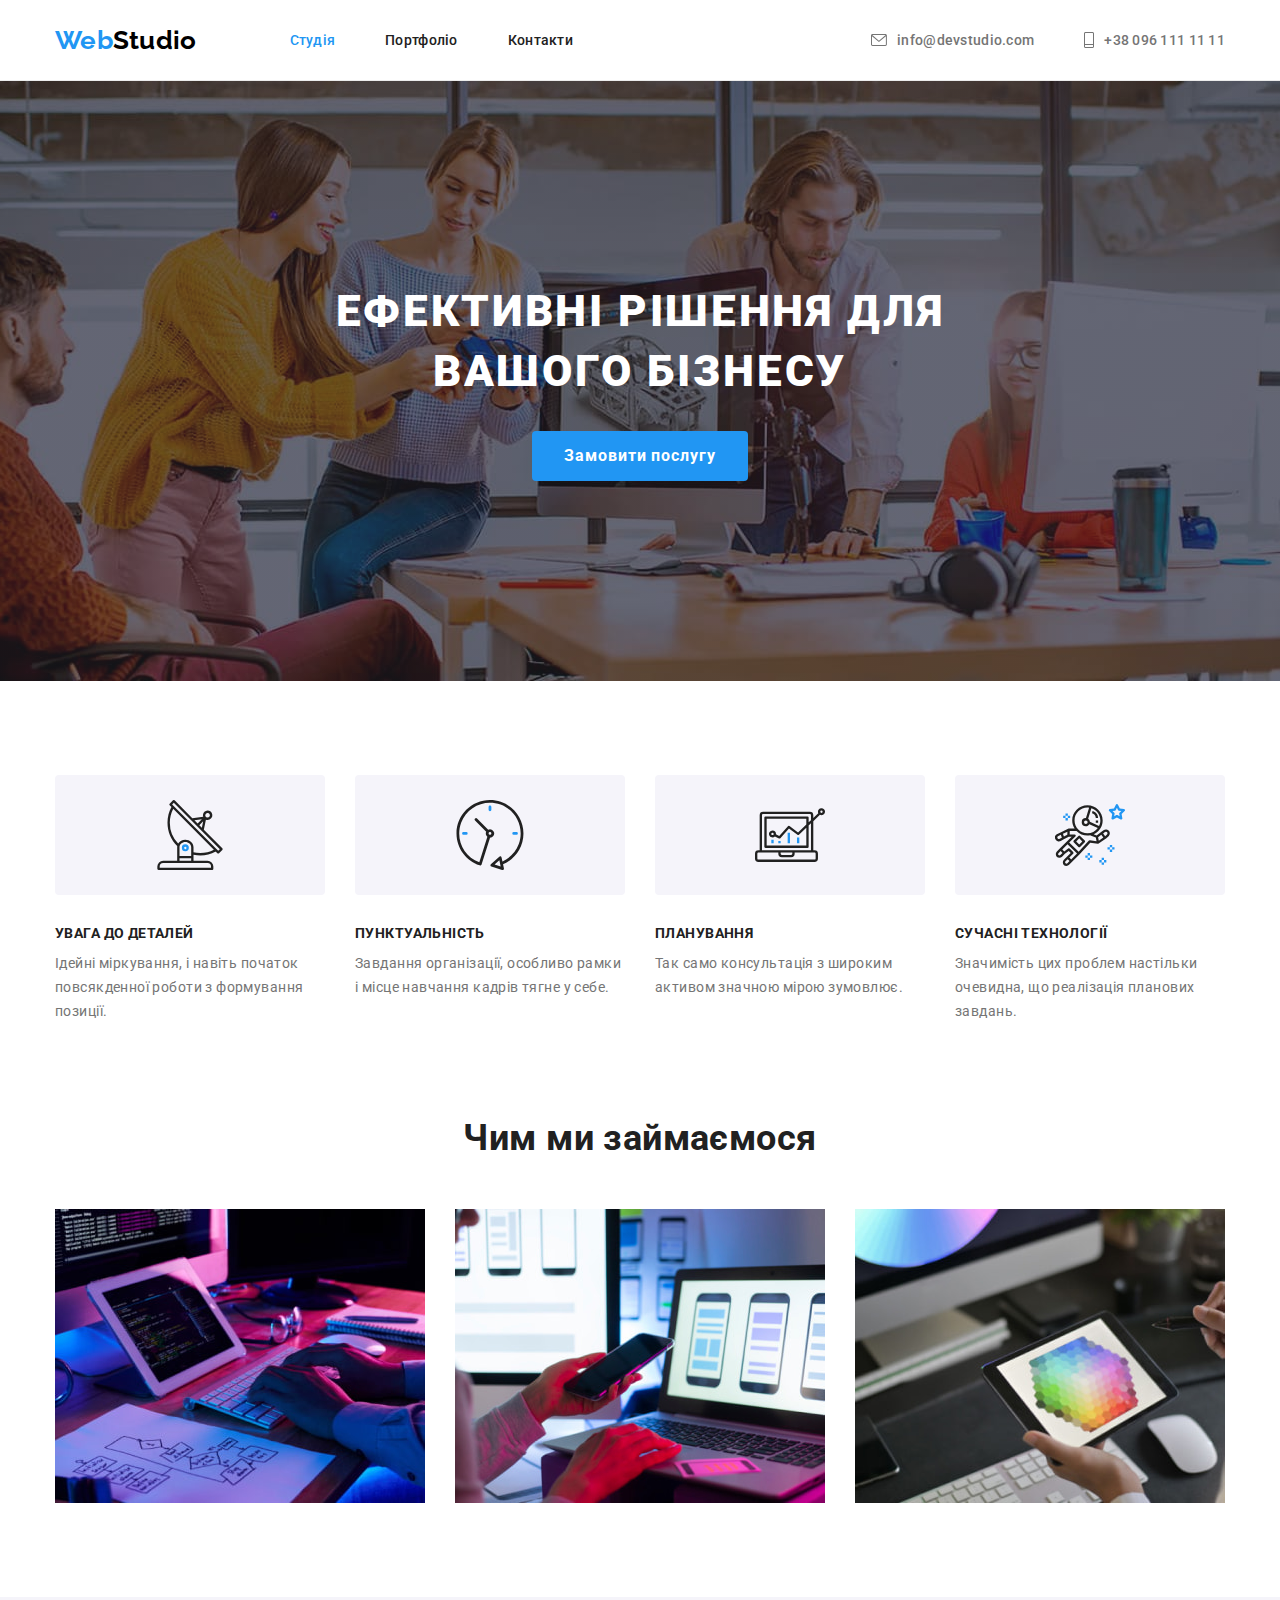
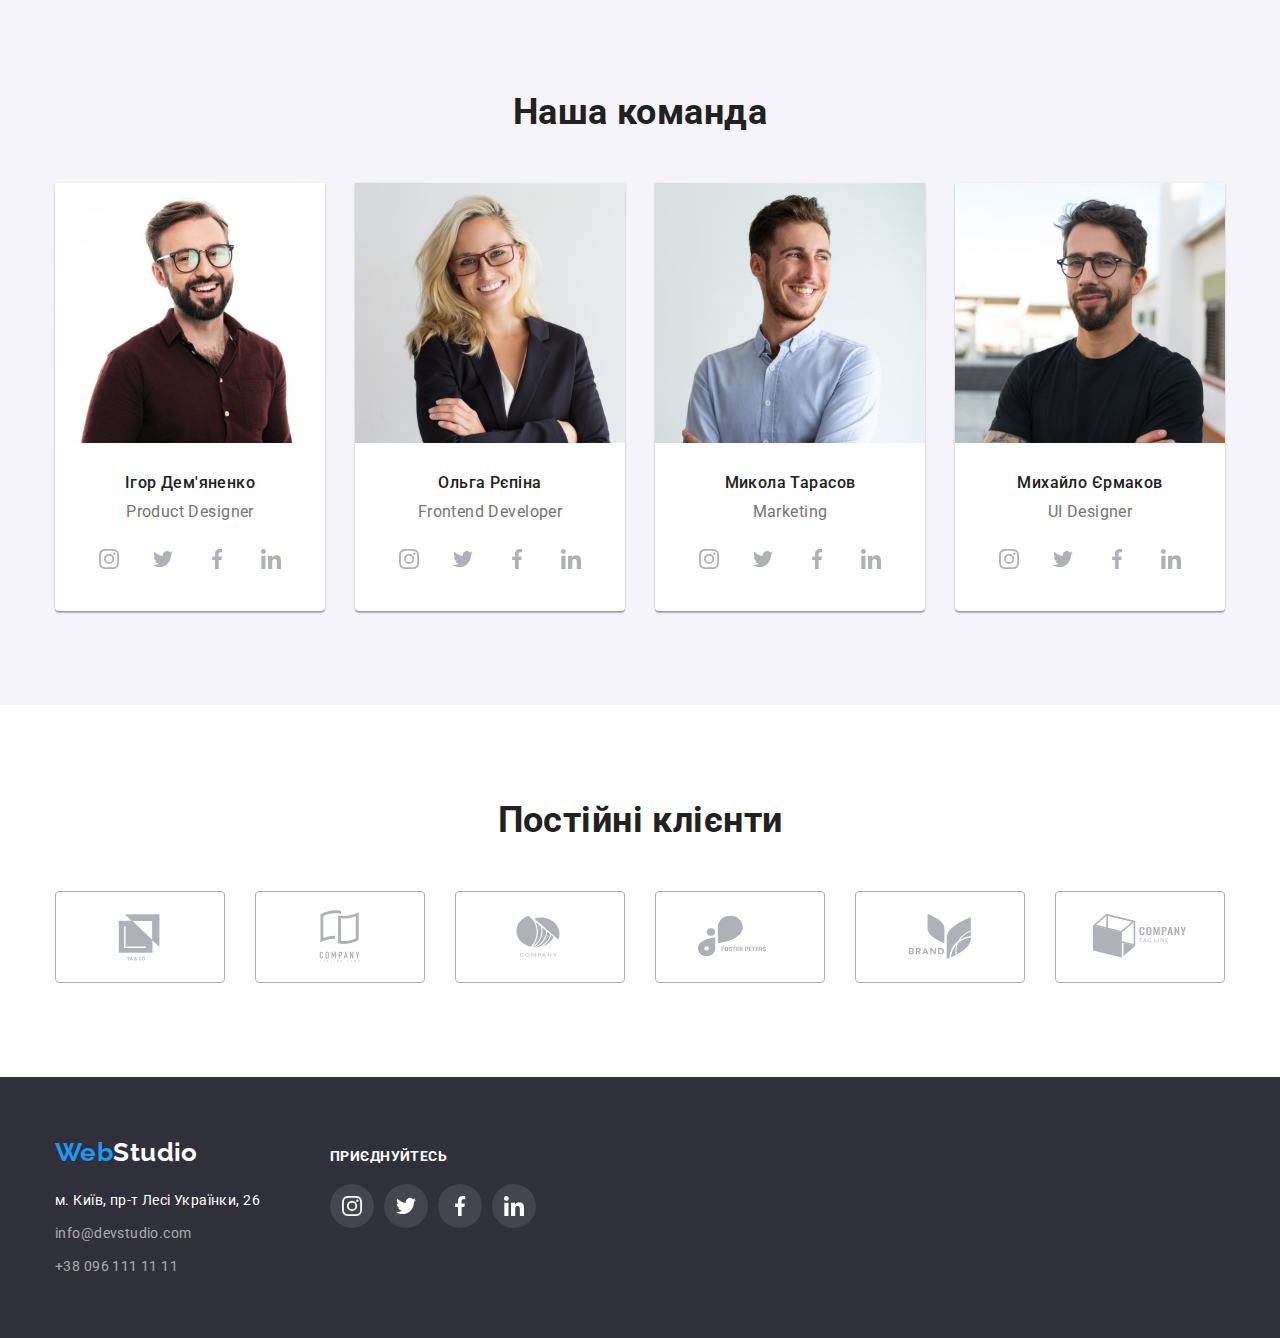
<file: index.html>
<!DOCTYPE html>
<html lang="uk">
  <head>
    <meta charset="UTF-8" />
    <meta http-equiv="X-UA-Compatible" content="IE=edge" />
    <meta name="viewport" content="width=device-width, initial-scale=1.0" />
    <title>Document</title>
    <!--Fonts-->
    <link rel="preconnect" href="https://fonts.googleapis.com" />
    <link rel="preconnect" href="https://fonts.gstatic.com" crossorigin />
    <link
      href="https://fonts.googleapis.com/css2?family=Raleway:wght@700&family=Roboto:wght@400;500;700;900&display=swap"
      rel="stylesheet"
    />

    <link rel="stylesheet" href="./css/modern-normalize.css" />

    <!--Custom styles-->
    <link rel="stylesheet" href="./css/styles.css" />
  </head>
  <body>
    <!--Хедер-->

    <header class="header">
      <div class="container header-container">
        <nav class="nav-item-header">
          <a class="logo-header" href="./index.html"><span class="logo span">Web</span>Studio </a>

          <ul class="list-header list">
            <li class="list-item"
              ><a class="header-link link current" href="index.html">Студія</a></li
            >
            <li class="list-item"
              ><a class="header-link link " href="./portfolio.html">Портфоліо</a></li
            >
            <li class="list-item"><a class="header-link link" href="">Контакти</a></li>
          </ul>
        </nav>

        <ul class="nav-contact-header list">
          <li class="list-items"
            ><a class="nav-link link" href="mailto"
              ><svg class="item-icon mail" width="16px " height="12px">
                <use href="./images/icons.svg#icon-mail"></use></svg
              >info@devstudio.com</a
            ></li
          >
          <li class="list-items"
            ><a class="nav-link link" href="tel:+380961111111"
              ><svg class="item-icon tell" width="10px" height="16px">
                <use href="./images/icons.svg#icon-tell"></use>
              </svg>
              +38 096 111 11 11</a
            ></li
          >
        </ul>
      </div>
    </header>
    <main>
      <!--замовити послугу-->
      <section class="title">
        <div class="container title-container">
          <h1 class="title-text">Ефективні рішення для вашого бізнесу</h1>
          <button class="btn" type="button">Замовити послугу</button>
        </div>
      </section>
      <!--особливості-->
      <section class="section">
        <div class="container">
          <h2 class="visually-hidden">Особливості</h2>
          <ul class="list benefits-container">
            <li>
              <div class="benefits">
                <svg class="benefits-sprite" width="70px" height="70px">
                  <use href="./images/icons.svg#icon-antenna"></use>
                </svg>
              </div>
              <h3 class="subtitle">Увага до деталей</h3>
              <p class="text"
                >Ідейні міркування, і навіть початок повсякденної роботи з формування позиції.</p
              >
            </li>
            <li>
              <div class="benefits"
                ><svg class="benefits-sprite" width="70" height="70">
                  <use href="./images/icons.svg#icon-clock"></use></svg
              ></div>
              <h3 class="subtitle">Пунктуальність</h3>
              <p class="text"
                >Завдання організації, особливо рамки і місце навчання кадрів тягне у себе.</p
              >
            </li>
            <li>
              <div class="benefits"
                ><svg class="benefits-sprite" width="70" height="70">
                  <use href="./images/icons.svg#icon-diagram"></use></svg
              ></div>
              <h3 class="subtitle">Планування</h3>
              <p class="text">Так само консультація з широким активом значною мірою зумовлює.</p>
            </li>
            <li>
              <div class="benefits"
                ><svg class="benefits-sprite" width="70" height="70">
                  <use href="./images/icons.svg#icon-astronaut"></use></svg
              ></div>
              <h3 class="subtitle">Сучасні технології</h3>
              <p class="text"
                >Значимість цих проблем настільки очевидна, що реалізація планових завдань.</p
              >
            </li>
          </ul>
        </div>
      </section>
      <!-------------чим ми займаємося----------------------->
      <section class="section our-activities">
        <div class="container">
          <h2 class="heading">Чим ми займаємося</h2>
          <ul class="list heading-list">
            <li>
              <img
                src="./images/img-1.jpg"
                alt="людина набирає код на клавіатурі,перед нею планшет та монітор "
                width="370"
                height="294"
              />
            </li>
            <li>
              <img
                src="./images/img-2.jpg"
                alt="людина працює за ноутбуком та тримає у руках смартфон"
                width="370"
                height="294"
              />
            </li>
            <li>
              <img
                src="./images/img-3.jpg"
                alt="людина працює з палітрою кольорів на планшені "
                width="370"
                height="294"
              />
            </li>
          </ul>
        </div>
      </section>

      <!------------------------наша команда-------------->
      <section class="team section">
        <div class="container">
          <h2 class="person">Наша команда</h2>
          <ul class="list person-list">
            <li class="our-team">
              <img
                class="person-photo"
                src="./images/img-4.jpg"
                alt="чоловік у окулярах та коричневій сорочці"
                width="270"
                height="260"
              />
              <div class="person-info">
                <h3 class="person-name">Ігор Дем'яненко</h3>
                <p class="persone-title" lang="en">Product Designer</p>
                <ul class="social-link list">
                  <li
                    ><a class="socials-item link" href="https://instagram.com" target="_blank" rel="noopener noreferrer" aria-label="Інстаграм">
                      <svg class="socials-icon" width="20" height="20"">
                        <use href=".//images/icons.svg#icon-instagram"></use></svg></a
                  ></li>
                  <li
                    ><a class="socials-item link" href="https://twitter.com" target="_blank" rel="noopener noreferrer" aria-label="Твіттер"
                      ><svg class="socials-icon" width="20" height="20"">
                        <use href=".//images/icons.svg#icon-twitter"></use></svg></a
                    ></li
                  >
                  <li
                    ><a class="socials-item link" href="https://facebook.com"target="_blank" rel="noopener noreferrer"  aria-label="Фэйсбук"
                      ><svg class="socials-icon" width="20" height="20"">
                        <use href=".//images/icons.svg#icon-facebook"></use></svg></a
                    ></li
                  >
                  <li
                    ><a class="socials-item link" href="https://linkedin.com" target="_blank" rel="noopener noreferrer" aria-label="Лінкедін"
                      ><svg class="socials-icon" width="20" height="20"">
                        <use href=".//images/icons.svg#icon-linkedin"></use></svg></a
                    ></li
                  >
                </ul></div
              >
            </li>
            <li class="our-team">
              <img
                class="person-photo"
                src="./images/img-5.jpg"
                alt="блондинка у окулярах та чорному жакеті"
                width="270"
                height="260"
              />
              <div class="person-info">
                <h3 class="person-name">Ольга Рєпіна</h3>
                <p class="persone-title" lang="en">Frontend Developer</p><ul class="social-link list">
                  <li
                    ><a class="socials-item link" href="https://instagram.com" target="_blank" rel="noopener noreferrer" aria-label="Інстаграм">
                      <svg class="socials-icon" width="20" height="20"">
                        <use href=".//images/icons.svg#icon-instagram"></use></svg></a
                  ></li>
                  <li
                    ><a class="socials-item link" href="https://twitter.com" target="_blank" rel="noopener noreferrer" aria-label="Твіттер"
                      ><svg class="socials-icon" width="20" height="20"">
                        <use href=".//images/icons.svg#icon-twitter"></use></svg></a
                    ></li
                  >
                  <li
                    ><a class="socials-item link" href="https://facebook.com"target="_blank" rel="noopener noreferrer"  aria-label="Фэйсбук"
                      ><svg class="socials-icon" width="20" height="20"">
                        <use href=".//images/icons.svg#icon-facebook"></use></svg></a
                    ></li
                  >
                  <li
                    ><a class="socials-item link" href="https://linkedin.com" target="_blank" rel="noopener noreferrer" aria-label="Лінкедін"
                      ><svg class="socials-icon" width="20" height="20"">
                        <use href=".//images/icons.svg#icon-linkedin"></use></svg></a
                    ></li
                  >
                </ul></div
              >
            </li>
            <li class="our-team">
              <img
                class="person-photo"
                src="./images/img-6.jpg"
                alt="чоловік у блакитній сорочці"
                width="270"
                height="260"
              />
              <div class="person-info">
                <h3 class="person-name">Микола Тарасов</h3>
                <p class="persone-title" lang="en">Marketing</p><ul class="social-link list">
                  <li
                    ><a class="socials-item link" href="https://instagram.com" target="_blank" rel="noopener noreferrer" aria-label="Інстаграм">
                      <svg class="socials-icon" width="20" height="20"">
                        <use href=".//images/icons.svg#icon-instagram"></use></svg></a
                  ></li>
                  <li
                    ><a class="socials-item link" href="https://twitter.com" target="_blank" rel="noopener noreferrer" aria-label="Твіттер"
                      ><svg class="socials-icon" width="20" height="20"">
                        <use href=".//images/icons.svg#icon-twitter"></use></svg></a
                    ></li
                  >
                  <li
                    ><a class="socials-item link" href="https://facebook.com"target="_blank" rel="noopener noreferrer"  aria-label="Фэйсбук"
                      ><svg class="socials-icon" width="20" height="20"">
                        <use href=".//images/icons.svg#icon-facebook"></use></svg></a
                    ></li
                  >
                  <li
                    ><a class="socials-item link" href="https://linkedin.com" target="_blank" rel="noopener noreferrer" aria-label="Лінкедін"
                      ><svg class="socials-icon" width="20" height="20"">
                        <use href=".//images/icons.svg#icon-linkedin"></use></svg></a
                    ></li
                  >
                </ul></div
              >
            </li>
            <li class="our-team">
              <img
                class="person-photo"
                src="./images/img-7.jpg"
                alt="чоловік у чорній футболці та окулярах"
                width="270"
                height="260"
              />
              <div class="person-info">
                <h3 class="person-name">Михайло Єрмаков</h3>
                <p class="persone-title" lang="en">UI Designer</p><ul class="social-link list">
                  <li
                    ><a class="socials-item link" href="https://instagram.com" target="_blank" rel="noopener noreferrer" aria-label="Інстаграм">
                      <svg class="socials-icon" width="20" height="20"">
                        <use href=".//images/icons.svg#icon-instagram"></use></svg></a
                  ></li>
                  <li
                    ><a class="socials-item link" href="https://twitter.com" target="_blank" rel="noopener noreferrer" aria-label="Твіттер"
                      ><svg class="socials-icon" width="20" height="20"">
                        <use href=".//images/icons.svg#icon-twitter"></use></svg></a
                    ></li
                  >
                  <li
                    ><a class="socials-item link" href="https://facebook.com"target="_blank" rel="noopener noreferrer"  aria-label="Фэйсбук"
                      ><svg class="socials-icon" width="20" height="20"">
                        <use href=".//images/icons.svg#icon-facebook"></use></svg></a
                    ></li
                  >
                  <li
                    ><a class="socials-item link" href="https://linkedin.com" target="_blank" rel="noopener noreferrer" aria-label="Лінкедін"
                      ><svg class="socials-icon" width="20" height="20"">
                        <use href=".//images/icons.svg#icon-linkedin"></use></svg></a
                    ></li
                  >
                </ul></div
              >
            </li>
          </ul>
        </div>
      </section>
      <!----------------------------Постійні клієнти----------------->
      <section class="section">
        <div class="container">
          <h2 class="person">Постійні клієнти</h2>
          <ul class="list clients-list">
            <li class="clients"><a class="clients-link" href=""><svg class="clients-logo" ><use href="./images/icons.svg#icon-yaco"></use></svg></a></li>
            <li class="clients"><a class="clients-link" href=""><svg class="clients-logo" ><use href="./images/icons.svg#icon-company1"></use></svg></a></li>
            <li class="clients"><a class="clients-link" href=""><svg class="clients-logo" ><use href="./images/icons.svg#icon-company2"></use></svg></a></li>
            <li class="clients"><a class="clients-link" href=""><svg class="clients-logo" ><use href="./images/icons.svg#icon-foster-peters"></use></svg></a></li>
            <li class="clients"><a class="clients-link" href=""><svg class="clients-logo" ><use href="./images/icons.svg#icon-brand"></use></svg></a></li>
            <li class="clients"><a class="clients-link" href=""><svg class="clients-logo" ><use href="./images/icons.svg#icon-company3"></use></svg></a></li>
          </ul> </div
      ></section>
    </main>
    <footer class="footer">
      <div class="container footer-container">
        <div class="footer-address"><a class="logo-header" href="index.html"> <span class="logo span">Web</span>Studio </a>
        <address class="adress-link"> 
          <ul class="contact list">
            <li class="address-item"
              ><a
                class="link address"
                href="https://goo.gl/maps/vokkJGvPiCu1nfPx5"
                target="_blank"
                rel="noopener nofollow"
                >м. Київ, пр-т Лесі Українки, 26</a
              ></li
            >
            <li class="address-item"
              ><a class="link footer-link" href="mailto:info@devstudio.com"
                >info@devstudio.com</a
              ></li
            >
            <li class="address-item"
              ><a class="link footer-link" href="tel:+380961111111">+38 096 111 11 11</a></li
            >
          </ul>
        </address></div>
     
     <div class="footer-socials">
        <p class="join">Приєднуйтесь</p>
        <ul class="footer-join list">
                  <li
                    ><a class="footer-social link" href="https://instagram.com" target="_blank" rel="noopener noreferrer" aria-label="Інстаграм">
                      <svg class="footer-icon" width="20" height="20"">
                        <use href=".//images/icons.svg#icon-instagram"></use></svg></a
                  ></li>
                  <li
                    ><a class="footer-social link" href="https://twitter.com" target="_blank" rel="noopener noreferrer" aria-label="Твіттер"
                      ><svg class="footer-icon" width="20" height="20"">
                        <use href=".//images/icons.svg#icon-twitter"></use></svg></a
                    ></li
                  >
                  <li
                    ><a class="footer-social link" href="https://facebook.com"target="_blank" rel="noopener noreferrer"  aria-label="Фэйсбук"
                      ><svg class="footer-icon" width="20" height="20"">
                        <use href=".//images/icons.svg#icon-facebook"></use></svg></a
                    ></li
                  >
                  <li
                    ><a class="footer-social link" href="https://linkedin.com" target="_blank" rel="noopener noreferrer" aria-label="Лінкедін"
                      ><svg class="footer-icon" width="20" height="20"">
                        <use href=".//images/icons.svg#icon-linkedin"></use></svg></a
                    ></li
                  >
                </ul>
                </div> 
      </div>
    </footer>
  </body>
</html>
</file>
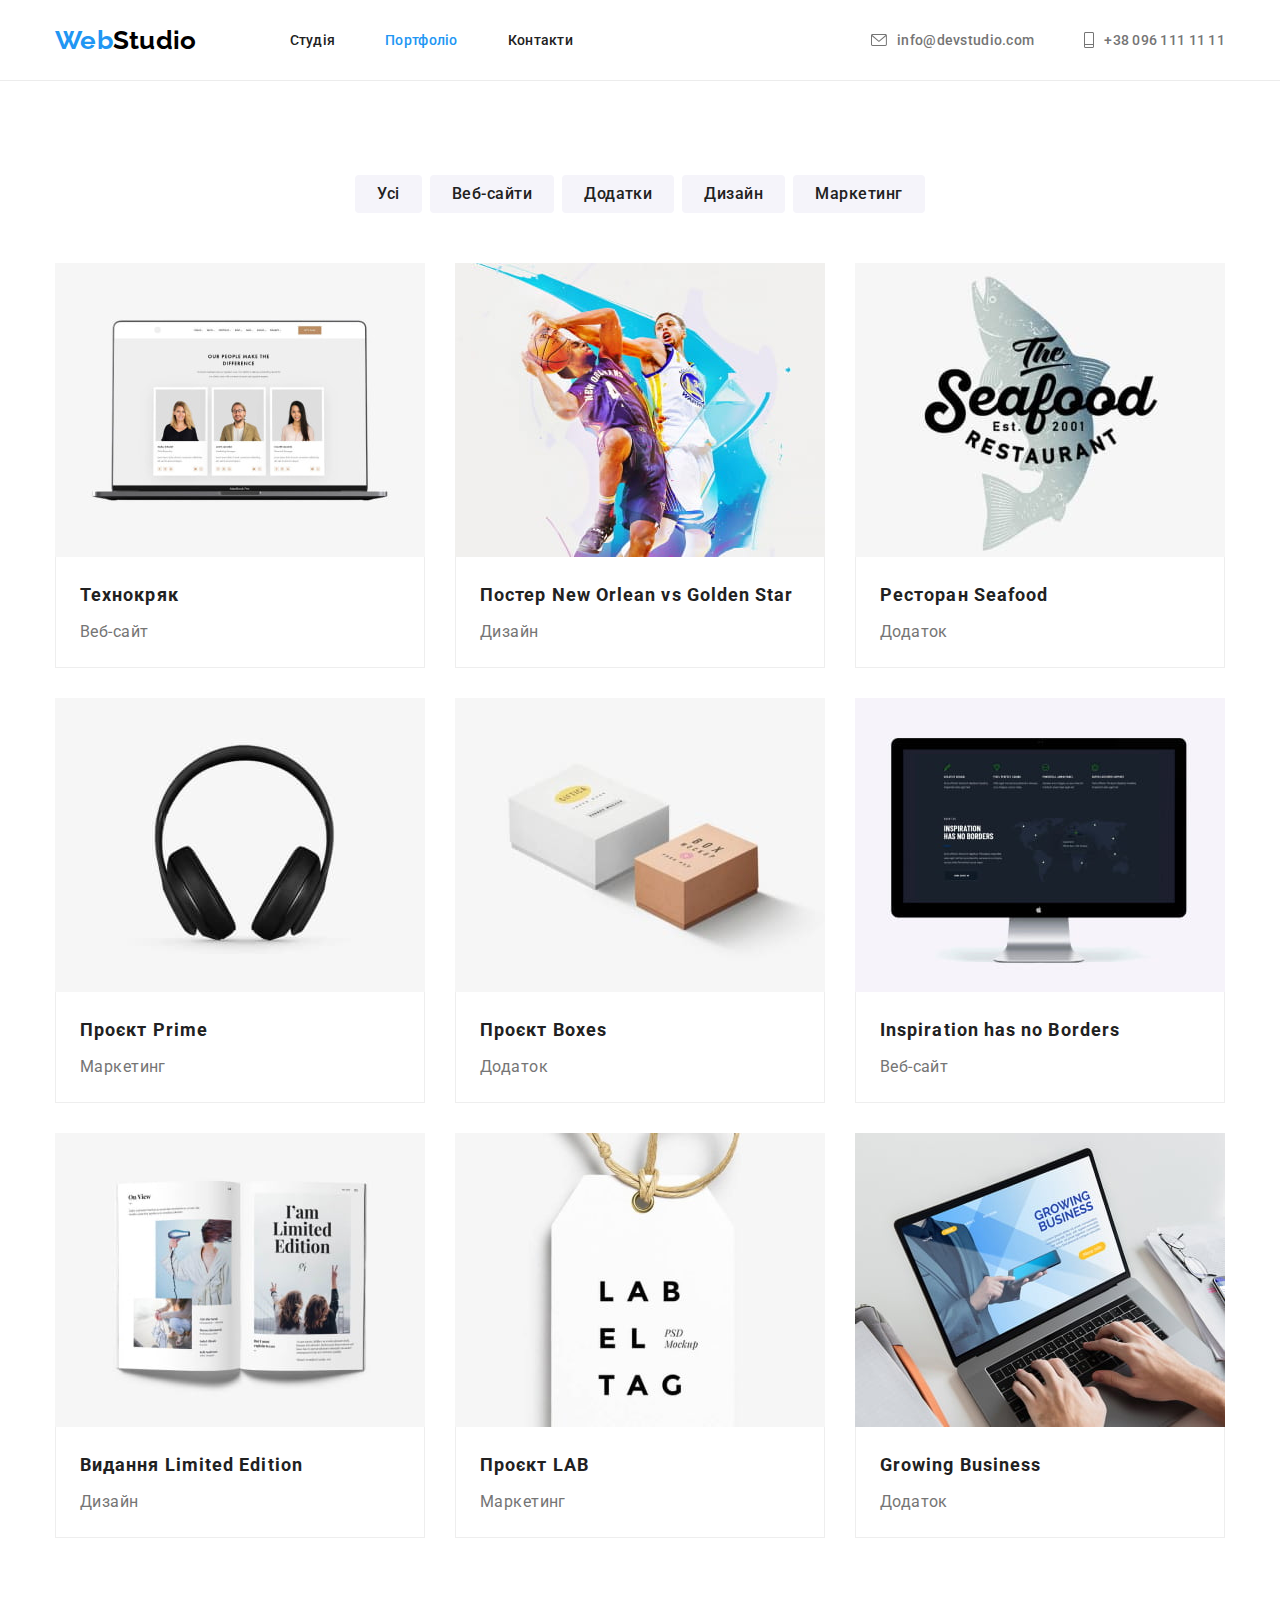
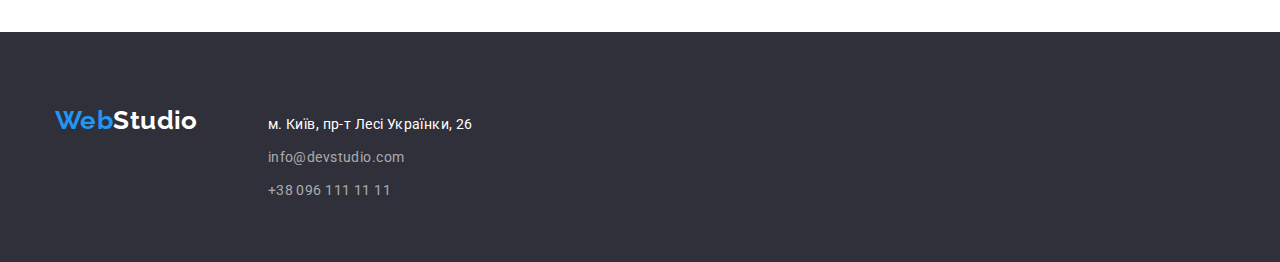
<file: portfolio.html>
<!DOCTYPE html>
<html lang="uk">
  <head>
    <meta charset="UTF-8" />
    <meta http-equiv="X-UA-Compatible" content="IE=edge" />
    <meta name="viewport" content="width=device-width, initial-scale=1.0" />
    <title>Document</title>
    <!--Fonts-->
    <link rel="preconnect" href="https://fonts.googleapis.com" />
    <link rel="preconnect" href="https://fonts.gstatic.com" crossorigin />
    <link
      href="https://fonts.googleapis.com/css2?family=Raleway:wght@700&family=Roboto:wght@400;500;700;900&display=swap"
      rel="stylesheet"
    />

    <link rel="stylesheet" href="./css/modern-normalize.css" />

    <!--Custom styles-->
    <link rel="stylesheet" href="./css/styles.css" />
  </head>
  <body>
    <header class="header">
      <div class="container header-container">
        <nav class="nav-item-header">
          <a class="logo-header" href="./index.html"><span class="logo span">Web</span>Studio </a>

          <ul class="list-header list">
            <li class="list-item"><a class="header-link link" href="index.html">Студія</a></li>
            <li class="list-item"
              ><a class="header-link link current" href="./portfolio.html">Портфоліо</a></li
            >
            <li class="list-item"><a class="header-link link" href="">Контакти</a></li>
          </ul>
        </nav>

        <ul class="nav-contact-header list">
          <li class="list-items"
            ><a class="nav-link link" href="mailto"
              ><svg class="item-icon mail" width="16px " height="12px">
                <use href="./images/icons.svg#icon-mail"></use></svg
              >info@devstudio.com</a
            ></li
          >
          <li class="list-items"
            ><a class="nav-link link" href="tel:+380961111111"
              ><svg class="item-icon tell" width="10px" height="16px">
                <use href="./images/icons.svg#icon-tell"></use>
              </svg>
              +38 096 111 11 11</a
            ></li
          >
        </ul>
      </div>
    </header>
    <main class="">
      <section class="portfolio section">
        <div class="container">
          <!--Фільтр сторінки портфоліо-->
          <ul class="list portfolio-button">
            <li><button class="button" type="button">Усі</button></li>
            <li><button class="button" type="button">Веб-сайти</button></li>
            <li><button class="button" type="button">Додатки</button></li>
            <li><button class="button" type="button">Дизайн</button></li>
            <li><button class="button" type="button">Маркетинг</button></li>
          </ul>
          <h1 class="visually-hidden">Портфоліо</h1>
          <ul class="portfolio-list list">
            <li class="portfolio-item">
              <a class="picture" href=""
                ><img src="./images/portfolio/portf-1.jpg" alt="Ноутбук" width="370" />
                <div class="about-project"
                  ><h2 class="project-name">Технокряк</h2> <p class="project-text">Веб-сайт</p></div
                >
              </a>
            </li>
            <li class="portfolio-item">
              <a class="picture" href=""
                ><img
                  src="./images/portfolio/portf-2.jpg"
                  alt="Два баскетболісти у прижку"
                  width="370"
                />
                <div class="about-project"
                  ><h2 class="project-name"
                    >Постер<span lang="en"> New Orlean vs Golden Star</span></h2
                  >
                  <p class="project-text">Дизайн</p></div
                >
              </a>
            </li>
            <li class="portfolio-item">
              <a class="picture" href=""
                ><img src="./images/portfolio/portf-3.jpg" alt="Логотип ресторана" width="370" />
                <div class="about-project"
                  ><h2 class="project-name">Ресторан <span lang="en">Seafood</span></h2>
                  <p class="project-text">Додаток</p></div
                >
              </a>
            </li>
            <li class="portfolio-item">
              <a class="picture" href=""
                ><img src="./images/portfolio/portf-4.jpg" alt="Навушники" width="370" />
                <div class="about-project"
                  ><h2 class="project-name">Проєкт <span lang="en">Prime</span></h2>
                  <p class="project-text">Маркетинг</p></div
                >
              </a>
            </li>
            <li class="portfolio-item">
              <a class="picture" href=""
                ><img src="./images/portfolio/portf-5.jpg" alt="Дві коробки" width="370" />
                <div class="about-project"
                  ><h2 class="project-name">Проєкт <span lang="en"> Boxes</span></h2>
                  <p class="project-text">Додаток</p></div
                >
              </a>
            </li>
            <li class="portfolio-item">
              <a class="picture" href=""
                ><img src="./images/portfolio/portf-6.jpg" alt="Монітор з проєктом" width="370" />
                <div class="about-project"
                  ><h2 class="project-name"><span lang="en">Inspiration has no Borders</span></h2>
                  <p class="project-text">Веб-сайт</p></div
                >
              </a>
            </li>

            <li class="portfolio-item">
              <a class="picture" href=""
                ><img src="./images/portfolio/portf-7.jpg" alt="Відкрита книга" width="370" />
                <div class="about-project"
                  ><h2 class="project-name">Видання <span lang="en">Limited Edition</span></h2>
                  <p class="project-text">Дизайн</p></div
                >
              </a>
            </li>
            <li class="portfolio-item">
              <a class="picture" href=""
                ><img
                  src="./images/portfolio/portf-8.jpg"
                  alt="Підвіска з логотипом "
                  width="370"
                />
                <div class="about-project"
                  ><h2 class="project-name">Проєкт <span lang="en">LAB</span></h2>
                  <p class="project-text">Маркетинг</p></div
                >
              </a>
            </li>
            <li class="portfolio-item">
              <a class="picture" href=""
                ><img src="./images/portfolio/portf-9.jpg" alt="Ноутбук в роботі" width="370" />
                <div class="about-project"
                  ><h2 class="project-name"><span lang="en">Growing Business</span></h2>
                  <p class="project-text">Додаток</p></div
                >
              </a>
            </li>
          </ul>
        </div>
      </section>
    </main>
    <footer class="footer">
      <div class="container footer-container">
        <a class="logo-header" href="index.html"> <span class="logo span">Web</span>Studio </a>
        <address class="adress-link">
          <ul class="contact list">
            <li class="address-item"
              ><a
                class="link address"
                href="https://goo.gl/maps/vokkJGvPiCu1nfPx5"
                target="_blank"
                rel="noopener nofollow"
                >м. Київ, пр-т Лесі Українки, 26</a
              ></li
            >
            <li class="address-item"
              ><a class="link footer-link" href="mailto:info@devstudio.com"
                >info@devstudio.com</a
              ></li
            >
            <li class="address-item"
              ><a class="link footer-link" href="tel:+380961111111">+38 096 111 11 11</a></li
            >
          </ul>
        </address>
      </div>
    </footer>
  </body>
</html>
</file>
<file: css/styles.css>
:root {
  /*Fonts*/
  --main-font: Roboto, sans-serif;
  --secondary-font: Raleway, sans-serif;
  /* Text colors*/
  --main-txt-cl: #212121;
  --light-txt-cl: #757575;
  --accent-txt-cl: #2196f3;
  --white-txt-cl: #ffffff;

  /*Background  colors*/
  --dark-bg-cl: #2f303a;
  --light-bg-cl: #f5f4fa;
  --white-bg-cl: #ffffff;

  /*other*/
  --light1-cl: #eeeeee;
  --light2-cl: #ececec;
  --black-cl: #000000;
  --transparent-white-cl: rgba(255, 255, 255, 0.6);
}

/**
  |============================
  | Header
  |============================
*/

/*Хедер*/

body {
  color: var(--main-txt-cl);
  font-family: var(--main-font);
  background-color: var(--white-bg-cl);
  font-size: 14px;
  letter-spacing: 0.03em;
}

h1,
h2,
h3,
h4,
h5,
h6,
p {
  margin: 0;
}

img {
  display: block;
  width: 100%;
  height: auto;
}

address {
  font-style: normal;
}
button {
  display: block;
  cursor: pointer;
  border: none;
  border-radius: 4px;
}
.section {
  padding-top: 94px;
  padding-bottom: 94px;
}

.container {
  width: 1200px;
  padding-left: 15px;
  padding-right: 15px;
  margin-left: auto;
  margin-right: auto;
}

.list {
  list-style: none;
  margin: 0;
  padding-left: 0;
}

.link {
  text-decoration: none;
  color: currentColor;
}

/*--------------------------------------------------------------*/
.header {
  border-bottom: 1px solid #ececec;
}

.header-container {
  display: flex;
  align-items: center;
}

.nav-item-header {
  display: flex;
  align-items: center;
  font-weight: 500;
  line-height: 16px;
  letter-spacing: 0.02em;
  color: var(--main-txt-cl);
}

.list-header {
  display: flex;
  margin-left: 93px;
  column-gap: 50px;
}

.list-header .current {
  color: var(--accent-txt-cl);
}

.header-link {
  display: inline-block;
  padding-top: 32px;
  padding-bottom: 32px;
}

.nav-contact-header {
  display: flex;
  margin-left: auto;
  color: var(--light-txt-cl);
  column-gap: 50px;
}

.nav-contact-header .link {
  padding-top: 32px;
  padding-bottom: 32px;
  color: var(--light-txt-cl);
}

.nav-link {
  display: flex;
  align-items: center;
  padding-top: 32px;
  padding-bottom: 32px;
  font-weight: 500;
  line-height: 16px;
  letter-spacing: 0.02em;
  font-weight: 500;
}

.item-icon {
  margin-right: 10px;
  fill: currentColor;
}

.header .link:hover,
.header .link:focus {
  color: var(--accent-txt-cl);
}

.logo-header {
  font-family: var(--secondary-font);
  font-style: normal;
  font-weight: 700;
  font-size: 26px;
  line-height: calc(31 / 26);
  text-decoration: none;
  color: #000000;
}
.logo-header span {
  color: var(--accent-txt-cl);
}

/**
  |============================
  | Main
  |============================
*/

/*-------------------замовити послугу---------------*/

.title {
  background-color: var(--dark-bg-cl);
  padding: 200px 0;
}

/*------------------------------OVERLAY----------------------*/
.title {
  height: 600px;
  max-width: 1600px;
  margin-left: auto;
  margin-right: auto;
  background-image: linear-gradient(to right, rgba(47, 48, 58, 0.4), rgba(47, 48, 58, 0.4)),
    url(../images/hero-img.jpg);
  background-repeat: no-repeat;
  background-position: center;
  background-size: cover;
}

.title-text {
  font-weight: 900;
  font-size: 44px;
  line-height: calc(60 / 44);
  text-align: center;
  letter-spacing: 0.06em;
  text-transform: uppercase;
  color: var(--white-txt-cl);
  width: 696px;
  margin: 0 auto;
  margin-bottom: 30px;
}

.btn {
  background-color: var(--accent-txt-cl);
  color: var(--white-txt-cl);
  font-family: inherit;
  font-size: 16px;
  font-weight: 700;
  line-height: calc(30 / 16);
  display: flex;
  align-items: center;
  text-align: center;
  letter-spacing: 0.06em;
  cursor: pointer;
  padding: 10px 32px;
  margin: 0 auto;
}

/*------------------особливості-------------------------*/

.visually-hidden {
  position: absolute;
  width: 1px;
  height: 1px;
  margin: -1px;
  border: 0;
  padding: 0;

  white-space: nowrap;
  clip-path: inset(100%);
  clip: rect(0 0 0 0);
  overflow: hidden;
}

.benefits-container {
  display: flex;
  gap: 30px;
}

.benefits-container.subtitle {
  line-height: calc(16 / 14);
  text-transform: uppercase;
  font-size: 14px;
  margin-bottom: 10px;
}

.subtitle {
  line-height: calc(16 / 14);
  text-transform: uppercase;
  font-size: 14px;
  margin-bottom: 10px;
}

.benefits {
  display: flex;
  margin-bottom: 30px;
  width: 270px;
  height: 120px;
  background-color: #f5f4fa;
  border-radius: 4px;
  justify-content: center;
  align-items: center;
}

.text {
  line-height: calc(24 / 14);
  color: var(--light-txt-cl);
}

/*-----------------чим ми займаємось-----------*/

.our-activities {
  padding-top: 0;
}

.heading {
  font-weight: 700;
  font-size: 36px;
  line-height: calc(42 / 36);
  color: var(--main-txt-cl);
  text-align: center;
  margin-bottom: 50px;
}

.heading-list {
  display: flex;
  gap: 30px;
}

/*----------------Наша команда---------------------*/

.team {
  background-color: var(--light-bg-cl);
}

.person {
  font-weight: 700;
  font-size: 36px;
  line-height: calc(42 / 36);
  color: var(--main-txt-cl);
  text-align: center;
  margin-bottom: 50px;
}

.person-list {
  display: flex;
  gap: 30px;
}

.person-info {
  padding-top: 30px;
  padding-bottom: 30px;
}

.person-name {
  font-weight: 500;
  font-size: 16px;
  line-height: calc(19 / 16);
  text-align: center;
  margin-bottom: 10px;
}
.persone-title {
  font-size: 16px;
  line-height: calc(19 / 16);
  text-align: center;
  color: var(--light-txt-cl);
}

.our-team {
  width: 270px;
  background-color: var(--white-bg-cl);
  box-shadow: 0px 1px 3px rgba(0, 0, 0, 0.12), 0px 1px 1px rgba(0, 0, 0, 0.14),
    0px 2px 1px rgba(0, 0, 0, 0.2);
  border-radius: 0px 0px 4px 4px;
}

.social-link {
  display: flex;
  gap: 10px;
  justify-content: center;
  margin-top: 16px;
}

.social-link .link {
  display: flex;
  align-items: center;
  justify-content: center;
  width: 44px;
  height: 44px;
  border-radius: 50%;
  color: #afb1b8;
}

.socials-item:hover,
.social-item:focus {
  color: var(--white-txt-cl);
  background-color: var(--accent-txt-cl);
}

.socials-icon {
  fill: currentColor;
}

/*-------------------------Постійні клієнти----------------*/

.clients-list {
  display: flex;
  gap: 30px;
}

.clients-link {
  display: flex;
  height: 92px;
  width: 170px;
  border: 1px solid #afb1b8;
  border-radius: 4px;
  justify-content: center;
  align-items: center;
  color: #afb1b8;
}

.clients-logo {
  width: 106px;
  height: 60px;
  fill: currentColor;
}

.clients-link:hover,
.clients-link:focus {
  border: 1px solid var(--accent-txt-cl);
  color: var(--accent-txt-cl);
}

/**
  |============================
  | Footer
  |============================
*/

.footer .logo-header {
  color: var(--white-txt-cl);
}
.footer .logo .span {
  color: var(--accent-txt-cl);
}

.footer {
  background-color: var(--dark-bg-cl);
  padding: 60px 0;
}

.footer-container {
  display: flex;
  align-items: baseline;
  gap: 70px;
}

.adress-link {
  margin-top: 20px;
}

.footer .link:hover,
.footer .link:focus {
  color: var(--accent-txt-cl);
}

.contact {
  font-family: 'Roboto';
  font-style: normal;
  line-height: calc(24 / 14);
  color: var(--transparent-white-cl);
}

.contact .address {
  color: var(--white-txt-cl);
}

.address-item {
  margin-bottom: 9px;
}

.address-item:last-child {
  margin-bottom: 0px;
}

.join {
  font-weight: 700;
  font-size: 14px;
  line-height: calc(16 / 14);
  letter-spacing: 0.03em;
  text-transform: uppercase;
  color: var(--white-bg-cl);
  margin-bottom: 20px;
}

.footer-join {
  display: flex;
  gap: 10px;
}

.footer-join .link {
  display: flex;
  align-items: center;
  justify-content: center;
  width: 44px;
  height: 44px;
  border-radius: 50%;
  background-color: rgba(255, 255, 255, 0.1);
  fill: var(--white-txt-cl);
}

.footer-social:hover,
.footer-social:focus {
  background-color: var(--accent-txt-cl);
}

/**
  |============================
  | Portfolio

  |============================
*/

/*------------------портфоліо-фільтр--------------*/

.portfolio-button {
  display: flex;
  gap: 8px;
  margin-bottom: 50px;
  justify-content: center;
}

.portfolio-list {
  display: flex;
  flex-wrap: wrap;
  gap: 30px;
}

.portfolio-item {
  flex-basis: calc((100% - 30px * 2) / 3);
}

.picture {
  text-decoration: none;
  display: block;
}

.picture:hover,
.picture:focus {
  box-shadow: 0px 1px 1px rgba(0, 0, 0, 0.12), 0px 4px 4px rgba(0, 0, 0, 0.06),
    1px 4px 6px rgba(0, 0, 0, 0.16);
}
.about-project {
  padding: 20px 24px;
  border: 1px solid var(--light1-cl);
  border-top: none;
}

.project-name {
  font-size: 18px;
  line-height: calc(36 / 18);
  letter-spacing: 0.06em;
  color: var(--main-txt-cl);
  margin-bottom: 4px;
}

.project-text {
  font-weight: 400;
  font-size: 16px;
  line-height: calc(30 / 16);
  color: var(--light-txt-cl);
}

.button {
  cursor: pointer;
  border: none;
  background-color: var(--light-bg-cl);
  border-radius: 4px;
  font-weight: 500;
  font-size: 16px;
  line-height: calc(26 / 16);
  text-align: center;
  color: var(--main-txt-cl);
  font-family: inherit;
  letter-spacing: 0.03em;
}
.button {
  display: block;
  margin: 0 auto;
  padding: 6px 22px;
}

.button:hover,
.button:focus {
  color: var(--white-txt-cl);
  background-color: var(--accent-txt-cl);
  box-shadow: 0px 3px 1px rgba(0, 0, 0, 0.1), 0px 1px 2px rgba(0, 0, 0, 0.08),
    0px 2px 2px rgba(0, 0, 0, 0.12);
  border-radius: 4px;
}
</file>
